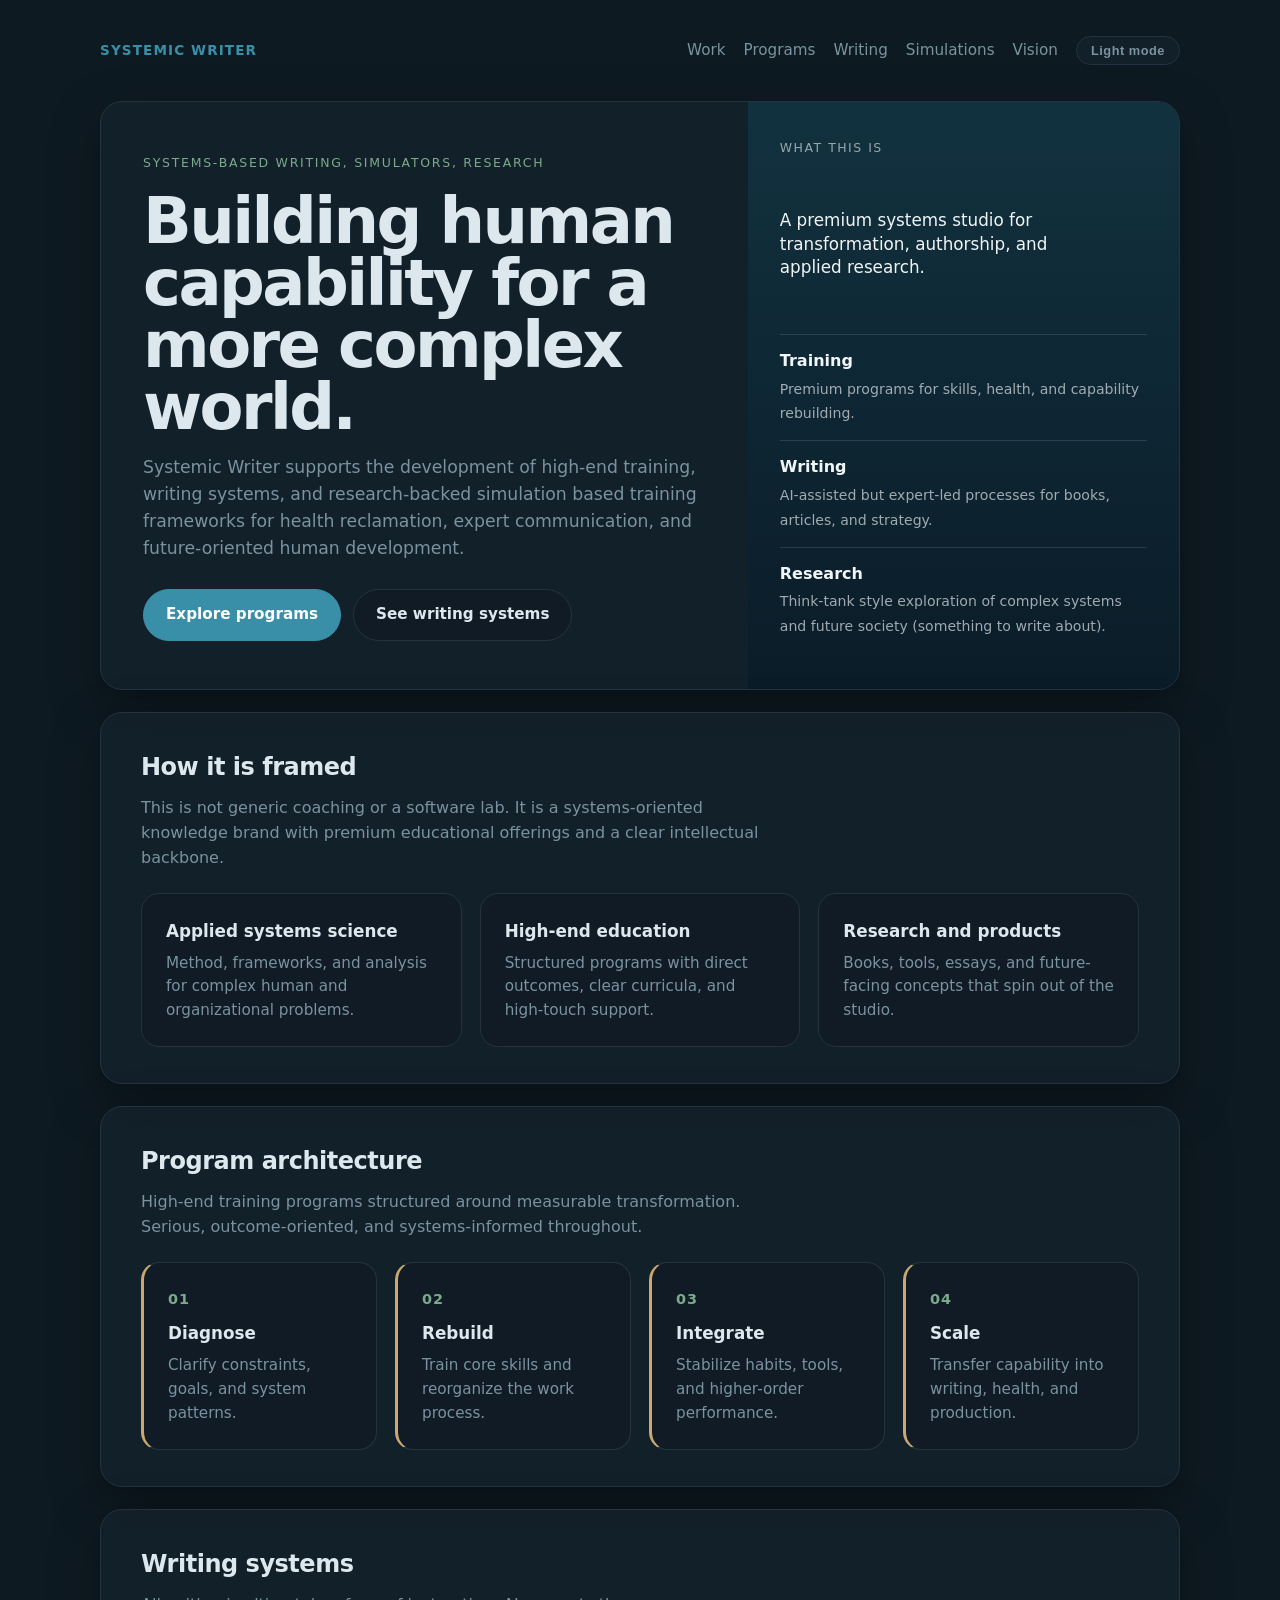
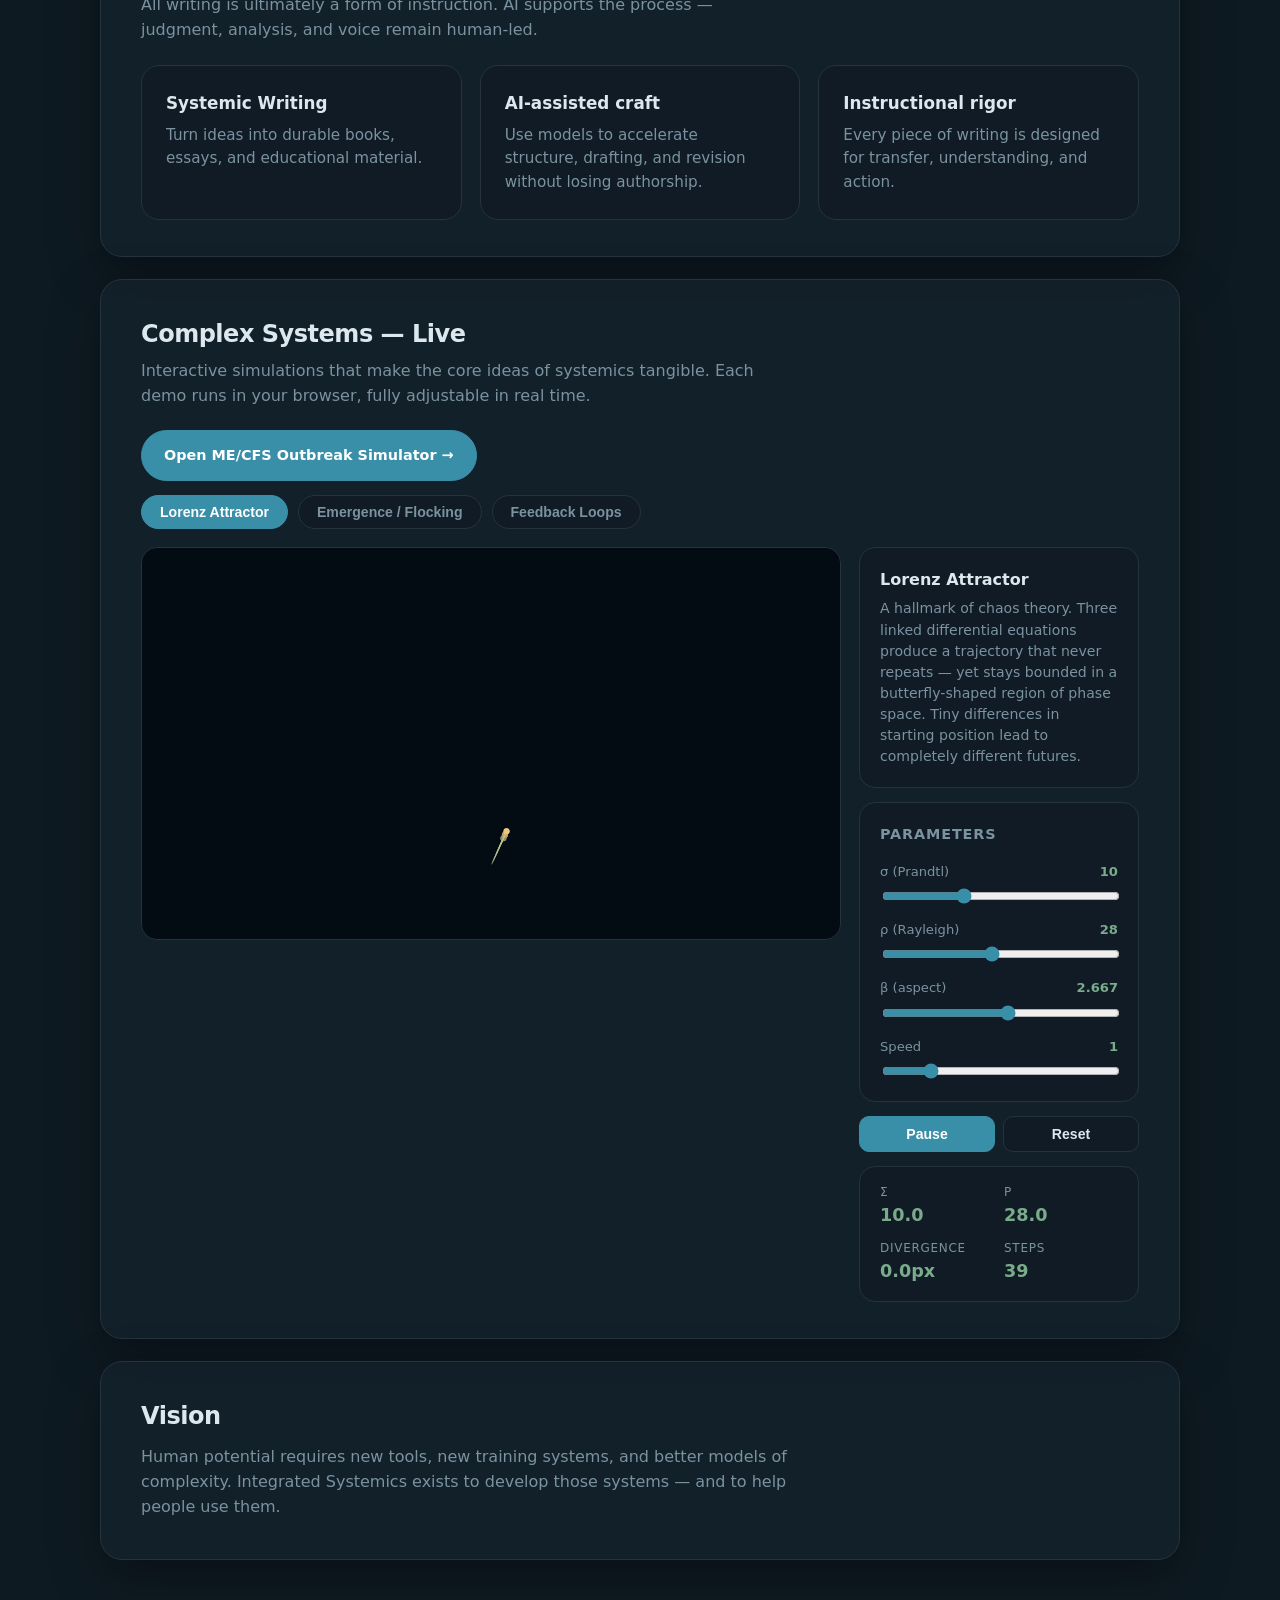
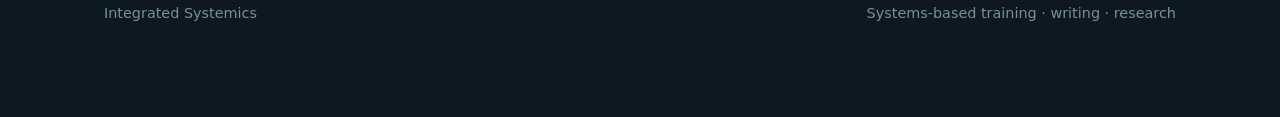
<file: index.html>
<!doctype html>
<html lang="en" data-theme="dark">
<head>
  <meta charset="utf-8" />
  <meta name="viewport" content="width=device-width, initial-scale=1" />
  <title>Integrated Systemics</title>
  <link rel="stylesheet" href="style.css" />
  <script>
    (function(){
      const saved = localStorage.getItem('isrd-theme') || 'dark';
      document.documentElement.dataset.theme = saved;
      document.addEventListener('DOMContentLoaded', function(){
        const btn = document.getElementById('themeBtn');
        if (!btn) return;
        btn.textContent = saved === 'dark' ? 'Light mode' : 'Dark mode';
        btn.addEventListener('click', function(){
          const dark = document.documentElement.dataset.theme === 'dark';
          const next = dark ? 'light' : 'dark';
          document.documentElement.dataset.theme = next;
          btn.textContent = next === 'dark' ? 'Light mode' : 'Dark mode';
          localStorage.setItem('isrd-theme', next);
        });
      });
    })();
  </script>
</head>
<body>
  <div class="site-shell">

    <!-- ── Top bar ───────────────────────────────────────────────── -->
    <header class="topbar">
      <div class="brand" data-slot="brand">Integrated Systemics</div>
      <nav class="nav" id="mainNav">
        <!-- populated by render-index.js -->
        <button class="theme-toggle" id="themeBtn">Light mode</button>
      </nav>
    </header>

    <main>

      <!-- ── Hero ─────────────────────────────────────────────────── -->
      <section class="hero panel">
        <div class="hero-copy">
          <div class="eyebrow"  id="heroEyebrow"></div>
          <h1 id="heroHeadline"></h1>
          <p class="lede"       id="heroLede"></p>
          <div class="actions">
            <a class="btn primary" id="heroCTAPrimary"   href="#programs"></a>
            <a class="btn"         id="heroCTASecondary" href="#writing"></a>
          </div>
        </div>
        <aside class="hero-aside">
          <div class="aside-kicker"  id="heroAsideKicker"></div>
          <p class="aside-text"      id="heroAsideSummary"></p>
          <div id="heroStats"><!-- stats injected --></div>
        </aside>
      </section>

      <!-- ── Work ─────────────────────────────────────────────────── -->
      <section class="section panel" id="work">
        <h2 data-slot="section-heading"></h2>
        <p  data-slot="section-body"></p>
        <div data-slot="grid" class="grid three-up"></div>
      </section>

      <!-- ── Programs ─────────────────────────────────────────────── -->
      <section class="section panel" id="programs">
        <h2 data-slot="section-heading"></h2>
        <p  data-slot="section-body"></p>
        <div data-slot="grid" class="grid four-up"></div>
      </section>

      <!-- ── Writing ──────────────────────────────────────────────── -->
      <section class="section panel" id="writing">
        <h2 data-slot="section-heading"></h2>
        <p  data-slot="section-body"></p>
        <div data-slot="grid" class="grid three-up"></div>
      </section>

      <!-- ── Simulations ───────────────────────────────────────────── -->
      <section class="section panel sim-section" id="simulations">
        <h2 data-slot="section-heading"></h2>
        <p  data-slot="section-body"></p>

        <div style="margin-bottom:14px">
          <a class="btn primary" data-slot="sim-link" href="sims.html" style="font-size:.9rem"></a>
        </div>

        <div class="sim-tabs" id="simTabs">
          <button class="sim-tab active" data-sim="lorenz">Lorenz Attractor</button>
          <button class="sim-tab"        data-sim="boids">Emergence / Flocking</button>
          <button class="sim-tab"        data-sim="feedback">Feedback Loops</button>
        </div>

        <div class="sim-stage">
          <div class="sim-canvas-wrap">
            <canvas id="simCanvas"></canvas>
          </div>
          <div class="sim-controls">
            <div class="sim-info">
              <h4 id="simTitle">Loading…</h4>
              <p  id="simDesc"></p>
            </div>
            <div class="sim-params" id="simParams"><h4>Parameters</h4></div>
            <div class="sim-btns">
              <button class="sim-btn play" id="playBtn">Pause</button>
              <button class="sim-btn"      id="resetBtn">Reset</button>
            </div>
            <div class="sim-stats" id="simStats"></div>
          </div>
        </div>
        <!-- no data-slot="grid" — sim section has custom layout above -->
      </section>

      <!-- ── Vision ───────────────────────────────────────────────── -->
      <section class="section panel" id="vision">
        <h2 data-slot="section-heading"></h2>
        <p  data-slot="section-body"></p>
      </section>

    </main>

    <footer class="footer">
      <div id="footerBrand"></div>
      <div id="footerTagline"></div>
    </footer>
  </div>

  <script type="module">
    if (location.protocol === 'file:') {
      document.body.innerHTML = `<div style="font-family:Inter,sans-serif;padding:48px;max-width:540px;
        margin:80px auto;background:#0e1a22;color:#c8dce4;border-radius:18px;border:1px solid #253340;line-height:1.7">
        <div style="font-size:1.2rem;font-weight:700;margin-bottom:10px;color:#e0eef4">Local server required</div>
        <p>This page uses ES modules and loads content from JSON files, which browsers block on <code>file://</code>.</p>
        <p><strong>Fix:</strong> double-click <code>run_local.bat</code> in the project folder, then open
        <a href="http://localhost:8000" style="color:#3a8fa8">http://localhost:8000</a>.</p>
      </div>`;
      throw new Error('file:// not supported');
    }
    import { renderIndex } from './js/render-index.js';
    import { SimEngine }   from './sim-engine.js';
    import { LorenzSim }   from './sims/lorenz.js';
    import { BoidsSim }    from './sims/boids.js';
    import { FeedbackSim } from './sims/feedback.js';

    // ── Content render (populates all text from JSON) ──────────────
    await renderIndex();

    // ── Inline sim engine ──────────────────────────────────────────
    const engine = new SimEngine('simCanvas');
    engine.register('lorenz',   LorenzSim);
    engine.register('boids',    BoidsSim);
    engine.register('feedback', FeedbackSim);

    const SIMS = { lorenz: LorenzSim, boids: BoidsSim, feedback: FeedbackSim };

    function buildParams(simId) {
      const sim  = SIMS[simId];
      const wrap = document.getElementById('simParams');
      wrap.innerHTML = '<h4>Parameters</h4>';
      for (const [key, cfg] of Object.entries(sim.params)) {
        const row = document.createElement('div');
        row.className = 'param-row';
        row.innerHTML = `
          <label>${cfg.label} <span id="val-${key}">${cfg.default}</span></label>
          <input type="range" min="${cfg.min}" max="${cfg.max}" step="${cfg.step}"
                 value="${cfg.default}" data-key="${key}" />`;
        wrap.appendChild(row);
      }
      wrap.querySelectorAll('input[type=range]').forEach(inp => {
        inp.addEventListener('input', () => {
          document.getElementById('val-' + inp.dataset.key).textContent =
            (+inp.value).toFixed(inp.step.includes('.') ? inp.step.split('.')[1].length : 0);
          engine.setParam(inp.dataset.key, inp.value);
        });
      });
    }

    function loadSim(id) {
      const sim = SIMS[id];
      document.getElementById('simTitle').textContent = sim.label;
      document.getElementById('simDesc').textContent  = sim.description;
      buildParams(id);
      engine.load(id);
      document.getElementById('playBtn').textContent = 'Pause';
      document.getElementById('playBtn').classList.add('play');
    }

    engine.onStats(stats => {
      document.getElementById('simStats').innerHTML = Object.entries(stats)
        .map(([k,v]) => `<div class="stat-pill"><span>${k}</span><span>${v}</span></div>`)
        .join('');
    });

    document.getElementById('simTabs').addEventListener('click', e => {
      const tab = e.target.closest('.sim-tab');
      if (!tab) return;
      document.querySelectorAll('.sim-tab').forEach(t => t.classList.remove('active'));
      tab.classList.add('active');
      loadSim(tab.dataset.sim);
    });

    document.getElementById('playBtn').addEventListener('click', () => {
      const pb = document.getElementById('playBtn');
      if (engine.isRunning) {
        engine.pause(); pb.textContent = 'Play'; pb.classList.remove('play');
      } else {
        engine.play();  pb.textContent = 'Pause'; pb.classList.add('play');
      }
    });

    document.getElementById('resetBtn').addEventListener('click', () => {
      engine.reset();
      document.getElementById('playBtn').textContent = 'Pause';
      document.getElementById('playBtn').classList.add('play');
    });

    loadSim('lorenz');
  </script>
</body>
</html>
</file>
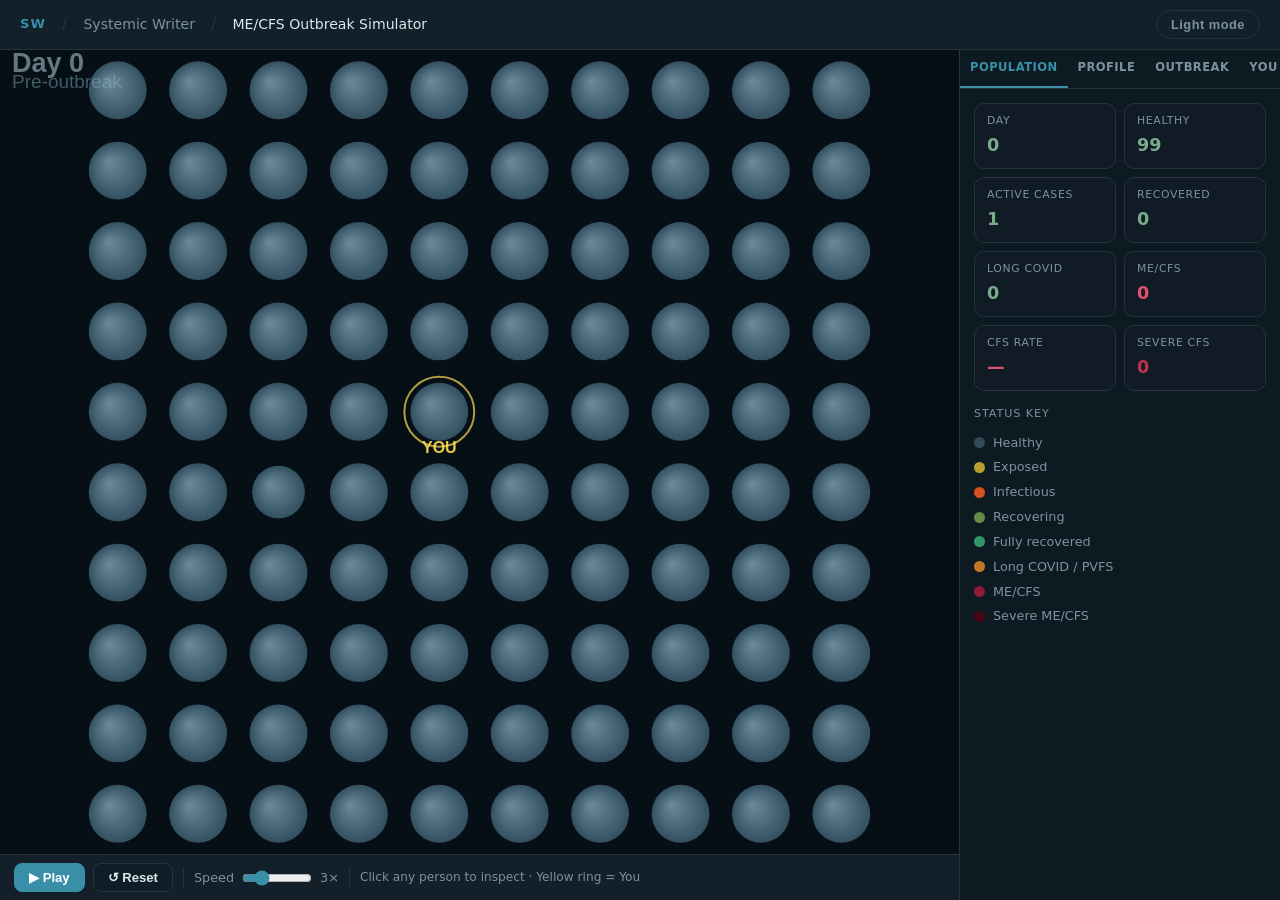
<file: sims.html>
<!doctype html>
<html lang="en" data-theme="dark">
<head>
  <meta charset="utf-8" />
  <meta name="viewport" content="width=device-width, initial-scale=1" />
  <title>ME/CFS Outbreak Simulator — Integrated Systemics</title>
  <link rel="stylesheet" href="style.css" />
  <script>
    (function(){
      const saved = localStorage.getItem('isrd-theme') || 'dark';
      document.documentElement.dataset.theme = saved;
      document.addEventListener('DOMContentLoaded', function(){
        const btn = document.getElementById('themeBtn');
        if (!btn) return;
        btn.textContent = saved === 'dark' ? 'Light mode' : 'Dark mode';
        btn.addEventListener('click', function(){
          const dark = document.documentElement.dataset.theme === 'dark';
          const next = dark ? 'light' : 'dark';
          document.documentElement.dataset.theme = next;
          btn.textContent = next === 'dark' ? 'Light mode' : 'Dark mode';
          localStorage.setItem('isrd-theme', next);
        });
      });
    })();
  </script>
  <style>
    /* ── Layout ─────────────────────────────────────────────────── */
    .sim-page { display:flex; flex-direction:column; height:100vh; overflow:hidden; }
    .sim-topbar {
      display:flex; align-items:center; gap:16px; flex-wrap:wrap;
      padding:10px 20px; border-bottom:1px solid var(--line);
      background:var(--panel); backdrop-filter:blur(10px); flex-shrink:0;
    }
    .sim-topbar .brand { font-weight:700; letter-spacing:.08em; text-transform:uppercase;
      font-size:.82rem; color:var(--accent); }
    .sim-topbar a { color:var(--muted); font-size:.88rem; text-decoration:none; }
    .sim-topbar a:hover { color:var(--text); }
    .sim-topbar .sep { color:var(--line); }

    .sim-main { display:grid; grid-template-columns:1fr 320px; flex:1; overflow:hidden; }

    /* ── Canvas side ─────────────────────────────────────────────── */
    .sim-left { display:flex; flex-direction:column; border-right:1px solid var(--line); overflow:hidden; }
    .sim-canvas-area { flex:1; background:#060f16; position:relative; overflow:hidden; }
    #simCanvas { position:absolute; top:0; left:0; width:100%; height:100%; cursor:crosshair; display:block; }

    .sim-toolbar {
      display:flex; align-items:center; gap:8px; flex-wrap:wrap;
      padding:8px 14px; background:var(--panel); border-top:1px solid var(--line); flex-shrink:0;
    }
    .tb-btn { padding:6px 14px; border-radius:8px; border:1px solid var(--line);
      background:var(--panel-b); color:var(--text); font-size:.82rem; font-weight:600;
      cursor:pointer; transition:all .15s; }
    .tb-btn:hover, .tb-btn.active { background:var(--accent); color:#fff; border-color:var(--accent); }
    .tb-sep { width:1px; height:20px; background:var(--line); margin:0 2px; flex-shrink:0; }
    .speed-wrap { display:flex; align-items:center; gap:6px; color:var(--muted); font-size:.8rem; }
    .speed-wrap input { width:70px; accent-color:var(--accent); }

    /* ── Panel side ──────────────────────────────────────────────── */
    .sim-right { display:flex; flex-direction:column; overflow:hidden; }
    .panel-tabs {
      display:flex; border-bottom:1px solid var(--line); flex-shrink:0; overflow-x:auto;
      scrollbar-width:none;
    }
    .panel-tabs::-webkit-scrollbar { display:none; }
    .panel-tab {
      flex:0 0 auto; padding:9px 10px; text-align:center; font-size:.72rem; font-weight:600;
      color:var(--muted); cursor:pointer; border-bottom:2px solid transparent;
      transition:all .15s; letter-spacing:.04em; text-transform:uppercase; white-space:nowrap;
    }
    .panel-tab.active { color:var(--accent); border-bottom-color:var(--accent); }

    .panel-body { flex:1; overflow-y:auto; padding:14px;
      scrollbar-width:thin; scrollbar-color:var(--line) transparent; }

    /* ── Population tab ──────────────────────────────────────────── */
    .stats-grid { display:grid; grid-template-columns:1fr 1fr; gap:8px; margin-bottom:14px; }
    .stat-pill { display:flex; flex-direction:column; background:var(--panel-b);
      border:1px solid var(--line); border-radius:10px; padding:9px 12px; }
    .stat-pill span:first-child { font-size:.68rem; color:var(--muted);
      text-transform:uppercase; letter-spacing:.06em; }
    .stat-pill span:last-child { font-size:1.1rem; font-weight:700; color:var(--accent2); margin-top:2px; }

    .legend-hdr { font-size:.7rem; text-transform:uppercase; letter-spacing:.08em;
      color:var(--muted); margin-bottom:5px; }
    .legend { display:flex; flex-direction:column; gap:5px; }
    .legend-row { display:flex; align-items:center; gap:8px; font-size:.8rem; color:var(--muted); }
    .legend-dot { width:11px; height:11px; border-radius:50%; flex-shrink:0; }

    /* ── Outbreak selector ───────────────────────────────────────── */
    .outbreak-grid {
      display:flex; flex-direction:column; gap:6px;
    }
    .outbreak-card {
      padding:10px 12px; border-radius:12px; border:1px solid var(--line);
      background:var(--panel-b); cursor:pointer; transition:all .15s;
    }
    .outbreak-card:hover { border-color:var(--accent2); }
    .outbreak-card.active { border-color:var(--accent); background:rgba(58,143,168,0.10); }
    .ob-label { font-size:.9rem; font-weight:700; color:var(--text); margin-bottom:3px; }
    .ob-cat {
      display:inline-block; font-size:.65rem; font-weight:600; letter-spacing:.06em;
      text-transform:uppercase; color:#c0d8e0; padding:2px 7px;
      border-radius:999px; margin-bottom:5px; opacity:.85;
    }
    .ob-desc { font-size:.76rem; color:var(--muted); line-height:1.45; }

    /* ── Environment tab ─────────────────────────────────────────── */
    .env-section h4 { margin:0 0 10px; font-size:.78rem; text-transform:uppercase;
      letter-spacing:.08em; color:var(--muted); }
    .env-row { margin-bottom:10px; }
    .env-row label { display:flex; justify-content:space-between; font-size:.8rem;
      color:var(--muted); margin-bottom:3px; }
    .env-row label span { color:var(--accent2); font-weight:600; }
    .env-row input[type=range] { width:100%; accent-color:var(--accent); cursor:pointer; }

    /* ── You tab ─────────────────────────────────────────────────── */
    .you-desc { font-size:.82rem; color:var(--muted); line-height:1.5; margin:0 0 14px; }
    .you-section-hdr {
      font-size:.7rem; text-transform:uppercase; letter-spacing:.09em;
      color:var(--accent2); margin:14px 0 6px; font-weight:700;
    }
    .you-note {
      font-size:.7rem; color:var(--muted); opacity:.75; line-height:1.4;
      margin-top:3px; padding-left:2px;
    }
    .you-scale-labels {
      display:grid;
      grid-template-columns: 52px 1fr 52px;
      align-items:center; gap:6px; margin-top:2px;
    }
    .you-scale-labels input[type=range] { width:100%; accent-color:var(--accent); cursor:pointer; }
    .you-scale-min, .you-scale-max {
      font-size:.68rem; color:var(--muted); line-height:1.2;
    }
    .you-scale-min { text-align:right; }
    .you-scale-max { text-align:left; }

    .you-toggle { display:flex; gap:6px; margin-top:4px; }
    .you-opt {
      flex:1; padding:5px 0; border-radius:8px; border:1px solid var(--line);
      background:var(--panel-b); color:var(--muted); font-size:.8rem; font-weight:600;
      cursor:pointer; transition:all .15s;
    }
    .you-opt.active { background:var(--accent); color:#fff; border-color:var(--accent); }

    /* ── Detail / Profile tab ────────────────────────────────────── */
    .detail-hint { color:var(--muted); font-size:.86rem; line-height:1.5; margin:0; }
    .detail-name { font-size:1.15rem; font-weight:700; margin-bottom:3px; }
    .detail-name.vp { color:#ffd850; }
    .detail-status { font-size:.86rem; font-weight:600; margin-bottom:9px; }
    .detail-narrative { font-size:.82rem; color:var(--muted); line-height:1.5;
      background:var(--panel-b); border:1px solid var(--line);
      border-radius:10px; padding:9px 12px; margin-bottom:11px; }
    .vp-narrative { border-color:rgba(255,216,80,0.3); background:rgba(255,216,80,0.04); }
    .detail-grid { display:grid; grid-template-columns:1fr 1fr; gap:7px; margin-bottom:12px; }
    .detail-grid > div { background:var(--panel-b); border:1px solid var(--line);
      border-radius:8px; padding:7px 10px; }
    .detail-label { display:block; font-size:.68rem; color:var(--muted);
      text-transform:uppercase; letter-spacing:.05em; margin-bottom:2px; }
    .detail-sub { font-size:.7rem; text-transform:uppercase; letter-spacing:.08em;
      color:var(--muted); margin-bottom:7px; margin-top:3px; }
    .factor-row { display:flex; align-items:center; gap:7px; font-size:.76rem;
      color:var(--muted); margin-bottom:5px; }
    .factor-row > span { flex:0 0 130px; line-height:1.3; }
    .factor-bar-wrap { flex:1; height:5px; background:var(--line); border-radius:3px; overflow:hidden; }
    .factor-bar { height:100%; border-radius:3px; transition:width .4s; }
    #brainstemCanvas { display:block; border-radius:8px; border:1px solid var(--line);
      background:#060f16; margin-top:4px; width:100%; height:auto; }

    /* ── About tab ───────────────────────────────────────────────── */
    .about-body { font-size:.83rem; color:var(--muted); line-height:1.65; }
    .about-body h3 { color:var(--text); font-size:.92rem; margin:14px 0 5px; }
    .about-body p  { margin:0 0 9px; }
    .about-body ul { padding-left:16px; margin:0 0 9px; }
    .about-body li { margin-bottom:3px; }
    .about-body .ref { font-size:.73rem; opacity:.7; }

    @media (max-width:800px) {
      .sim-page { height:auto; overflow:auto; }
      .sim-main { grid-template-columns:1fr; height:auto; }
      .sim-canvas-area { height:65vw; min-height:260px; }
      #simCanvas { position:absolute; }
    }
  </style>
</head>
<body>
<div class="sim-page">
  <header class="sim-topbar">
    <span class="brand" data-slot="brand-short">IS</span>
    <span class="sep">/</span>
    <a href="index.html" data-slot="brand">Integrated Systemics</a>
    <span class="sep">/</span>
    <span style="color:var(--text);font-size:.88rem" data-slot="breadcrumb">ME/CFS Outbreak Simulator</span>
    <div style="flex:1"></div>
    <button class="theme-toggle" id="themeBtn">Light mode</button>
  </header>

  <div class="sim-main">
    <!-- ── Left: canvas + toolbar ── -->
    <div class="sim-left">
      <div class="sim-canvas-area" id="canvasWrap">
        <canvas id="simCanvas"></canvas>
      </div>
      <div class="sim-toolbar">
        <button class="tb-btn active" id="playBtn">▶ Play</button>
        <button class="tb-btn"        id="resetBtn">↺ Reset</button>
        <div class="tb-sep"></div>
        <div class="speed-wrap">
          Speed
          <input type="range" id="speedSlider" min="1" max="10" step="1" value="3" />
          <span id="speedVal">3×</span>
        </div>
        <div class="tb-sep"></div>
        <span id="toolbarHint" style="font-size:.76rem;color:var(--muted)">
          Click any person to inspect · Yellow ring = You
        </span>
      </div>
    </div>

    <!-- ── Right: tabbed panel ── -->
    <div class="sim-right">
      <div class="panel-tabs">
        <div class="panel-tab active" data-tab="stats">Population</div>
        <div class="panel-tab"        data-tab="profile">Profile</div>
        <div class="panel-tab"        data-tab="outbreak">Outbreak</div>
        <div class="panel-tab"        data-tab="you">You</div>
        <div class="panel-tab"        data-tab="env">Environment</div>
        <div class="panel-tab"        data-tab="about">About</div>
      </div>

      <!-- Population tab -->
      <div class="panel-body" id="tab-stats">
        <div class="stats-grid" id="statsGrid"></div>
        <div class="legend" id="legendEl">
          <div class="legend-hdr">Status key</div>
        </div>
      </div>

      <!-- Profile tab -->
      <div class="panel-body" id="tab-profile" style="display:none">
        <div id="detailPanel">
          <p class="detail-hint">Click any person in the simulation to see their profile.</p>
        </div>
      </div>

      <!-- Outbreak selector tab -->
      <div class="panel-body" id="tab-outbreak" style="display:none">
        <p style="font-size:.8rem;color:var(--muted);margin:0 0 12px;line-height:1.5">
          Select an outbreak or exposure type. Each sets transmissibility and base post-illness rates
          from published research. Environmental triggers expose the community directly rather than
          spreading person-to-person. Changes take effect on next Reset.
        </p>
        <div class="outbreak-grid" id="outbreakGrid"></div>
      </div>

      <!-- You tab -->
      <div class="panel-body" id="tab-you" style="display:none">
        <div id="youProfileBody"></div>
      </div>

      <!-- Environment tab -->
      <div class="panel-body" id="tab-env" style="display:none">
        <div id="envControls"></div>
      </div>

      <!-- About tab -->
      <div class="panel-body" id="tab-about" style="display:none">
        <div class="about-body" id="aboutBody"></div>
      </div>
    </div>
  </div>
</div>

<script type="module">
  // ES modules + fetch() require HTTP — file:// will not work
  if (location.protocol === 'file:') {
    document.body.innerHTML = `<div style="font-family:Inter,sans-serif;padding:48px;max-width:560px;margin:60px auto;
      background:#0e1a22;color:#c8dce4;border-radius:18px;border:1px solid #253340;line-height:1.7">
      <div style="font-size:1.3rem;font-weight:700;margin-bottom:12px;color:#e0eef4">
        Local server required
      </div>
      <p>This page uses ES modules and JSON content files, which browsers block on <code>file://</code> protocol.</p>
      <p><strong>To run locally:</strong> double-click <code>run_local.bat</code> in the project folder,
      then open <a href="http://localhost:8000" style="color:#3a8fa8">http://localhost:8000</a> in your browser.</p>
      <p style="opacity:.6;font-size:.88rem">Or push to GitHub Pages — the site works fine there once Pages is enabled
      in your repo Settings → Pages → Deploy from branch → main.</p>
    </div>`;
    throw new Error('file:// not supported');
  }

  import { loadSimContent, renderSimPage, renderYouProfile } from './js/render-mecfs.js';
  import { MECFSPopulationSim } from './sims/mecfs-population.js';

  // ── Load content ───────────────────────────────────────────────
  const content = await loadSimContent();

  // Shared reference so render functions can call sim methods
  const simRef = { current: null };

  renderSimPage(content, simRef);

  // ── Canvas — use ResizeObserver for reliable sizing ────────────
  const canvas    = document.getElementById('simCanvas');
  const canvasWrap = document.getElementById('canvasWrap');

  function sizeCanvas() {
    const w = canvasWrap.clientWidth;
    const h = canvasWrap.clientHeight;
    if (w > 0 && h > 0 && (canvas.width !== w || canvas.height !== h)) {
      canvas.width  = w;
      canvas.height = h;
      if (simRef.current) simRef.current.resize(w, h);
    }
  }

  // ── Init sim ───────────────────────────────────────────────────
  const detailEl = document.getElementById('detailPanel');
  const statsEl  = document.getElementById('statsGrid');

  function loop() {
    if (!simRef.current) { requestAnimationFrame(loop); return; }
    if (simRef.current.isRunning) simRef.current.step();
    simRef.current.draw();
    requestAnimationFrame(loop);
  }

  // Init after first layout frame
  requestAnimationFrame(() => {
    sizeCanvas();
    simRef.current = new MECFSPopulationSim(canvas, detailEl, statsEl, content);

    // ResizeObserver keeps canvas in sync with container at all times
    const ro = new ResizeObserver(sizeCanvas);
    ro.observe(canvasWrap);

    // Canvas click → switch to profile tab after sim sets selection
    canvas.addEventListener('click', () => {
      if (simRef.current?.selected !== null) switchTab('profile');
    });

    requestAnimationFrame(loop);
  });

  // ── Play / pause ───────────────────────────────────────────────
  const playBtn = document.getElementById('playBtn');
  playBtn.addEventListener('click', () => {
    if (!simRef.current) return;
    if (simRef.current.isRunning) {
      simRef.current.pause(); playBtn.textContent = '▶ Play'; playBtn.classList.remove('active');
    } else {
      simRef.current.play();  playBtn.textContent = '⏸ Pause'; playBtn.classList.add('active');
    }
  });

  document.getElementById('resetBtn').addEventListener('click', () => {
    if (!simRef.current) return;
    simRef.current.reset();
    playBtn.textContent = '▶ Play';
    playBtn.classList.remove('active');
  });

  // ── Speed ──────────────────────────────────────────────────────
  document.getElementById('speedSlider').addEventListener('input', e => {
    if (simRef.current) simRef.current.speed = +e.target.value;
    document.getElementById('speedVal').textContent = e.target.value + '×';
  });

  // ── Tabs ───────────────────────────────────────────────────────
  const tabs = document.querySelectorAll('.panel-tab');
  function switchTab(id) {
    tabs.forEach(t => t.classList.toggle('active', t.dataset.tab === id));
    document.querySelectorAll('.panel-body').forEach(b => b.style.display = 'none');
    document.getElementById('tab-' + id).style.display = 'block';
    if (id === 'profile' && simRef.current) simRef.current._updateDetail();
  }
  tabs.forEach(tab => tab.addEventListener('click', () => switchTab(tab.dataset.tab)));

  // ── Environment sliders ────────────────────────────────────────
  document.getElementById('envControls').addEventListener('input', e => {
    const inp = e.target;
    if (!inp.dataset.env || !simRef.current) return;
    simRef.current.setEnv(inp.dataset.env, inp.value);
    const valEl = document.getElementById('v-' + inp.dataset.env);
    if (valEl) valEl.textContent = (+inp.value).toFixed(
      inp.step.includes('.') ? inp.step.split('.')[1].length : 0
    );
  });
</script>
</body>
</html>
</file>
<file: style.css>
/* ─── Theme tokens ─────────────────────────────────────────────────── */
:root {
  --bg:       #ddd9d0;
  --bg2:      #ccc8bf;
  --panel:    rgba(255,255,255,.78);
  --panel-b:  rgba(255,255,255,.92);
  --text:     #12202a;
  --muted:    #54626d;
  --line:     #bfc4be;
  --accent:   #1f4b5a;
  --accent2:  #5e7c6a;
  --warm:     #b59b6a;
  --hero-dark:linear-gradient(180deg,rgba(31,75,90,.96),rgba(22,40,50,.96));
  --shadow:   0 18px 50px rgba(18,32,43,.10);
  --max:      1120px;
  --radius:   22px;
}

[data-theme="dark"] {
  --bg:       #0e1a22;
  --bg2:      #0a1219;
  --panel:    rgba(20,34,44,.88);
  --panel-b:  rgba(16,28,38,.95);
  --text:     #dce8ee;
  --muted:    #7a939f;
  --line:     #253340;
  --accent:   #3a8fa8;
  --accent2:  #7aab8a;
  --warm:     #c9a96e;
  --hero-dark:linear-gradient(180deg,rgba(18,50,64,.97),rgba(10,28,40,.97));
  --shadow:   0 18px 50px rgba(0,0,0,.35);
}

/* ─── Reset / base ─────────────────────────────────────────────────── */
*, *::before, *::after { box-sizing: border-box; }
html { scroll-behavior: smooth; }

body {
  margin: 0;
  font-family: Inter, ui-sans-serif, system-ui, -apple-system, BlinkMacSystemFont, "Segoe UI", sans-serif;
  background: var(--bg);
  color: var(--text);
  line-height: 1.55;
  transition: background .3s, color .3s;
}

a { color: inherit; text-decoration: none; }
a:hover { opacity: .8; }

.site-shell {
  max-width: var(--max);
  margin: 0 auto;
  padding: 28px 20px 72px;
}

/* ─── Top bar ──────────────────────────────────────────────────────── */
.topbar {
  display: flex;
  justify-content: space-between;
  align-items: center;
  gap: 16px;
  padding: 8px 0 28px;
  flex-wrap: wrap;
}

.brand {
  font-weight: 700;
  letter-spacing: .08em;
  text-transform: uppercase;
  font-size: .85rem;
  color: var(--accent);
}

.nav {
  display: flex;
  align-items: center;
  gap: 18px;
  color: var(--muted);
  font-size: .95rem;
  flex-wrap: wrap;
}

/* ─── Theme toggle ─────────────────────────────────────────────────── */
.theme-toggle {
  background: var(--panel);
  border: 1px solid var(--line);
  border-radius: 999px;
  padding: 6px 14px;
  font-size: .8rem;
  font-weight: 600;
  color: var(--muted);
  cursor: pointer;
  letter-spacing: .04em;
  transition: background .2s, color .2s;
  backdrop-filter: blur(6px);
}
.theme-toggle:hover { color: var(--text); }

/* ─── Panel base ───────────────────────────────────────────────────── */
.panel {
  background: var(--panel);
  backdrop-filter: blur(10px);
  border: 1px solid var(--line);
  border-radius: var(--radius);
  box-shadow: var(--shadow);
}

/* ─── Hero ─────────────────────────────────────────────────────────── */
.hero {
  display: grid;
  grid-template-columns: 1.2fr .8fr;
  gap: 0;
  align-items: stretch;
  margin-top: 8px;
  overflow: hidden;
}

.hero-copy { padding: 48px 42px; }

.eyebrow {
  display: inline-block;
  font-size: .78rem;
  text-transform: uppercase;
  letter-spacing: .14em;
  color: var(--accent2);
  margin-bottom: 16px;
}

h1 {
  margin: .1rem 0 16px;
  font-size: clamp(2.2rem, 5vw, 4rem);
  line-height: .97;
  letter-spacing: -.04em;
  max-width: 12ch;
}

.lede {
  max-width: 56ch;
  font-size: 1.08rem;
  color: var(--muted);
  margin: 0 0 28px;
}

.actions { display: flex; gap: 12px; flex-wrap: wrap; }

.btn {
  padding: 13px 22px;
  border-radius: 999px;
  font-weight: 600;
  font-size: .95rem;
  border: 1px solid var(--line);
  background: var(--panel-b);
  color: var(--text);
  display: inline-block;
  cursor: pointer;
  transition: opacity .15s;
}
.btn.primary {
  background: var(--accent);
  color: #fff;
  border-color: var(--accent);
}

.hero-aside {
  padding: 36px 32px;
  background: var(--hero-dark);
  color: #f0f5f7;
  display: flex;
  flex-direction: column;
  justify-content: space-between;
  gap: 8px;
}
.aside-kicker {
  font-size: .78rem;
  letter-spacing: .12em;
  text-transform: uppercase;
  color: rgba(240,245,247,.6);
}
.aside-text {
  font-size: 1.05rem;
  margin: 10px 0 12px;
  max-width: 26ch;
  line-height: 1.4;
}
.stat { padding: 14px 0; border-top: 1px solid rgba(255,255,255,.12); }
.stat strong { display: block; font-size: 1rem; margin-bottom: 3px; }
.stat span { font-size: .88rem; color: rgba(240,245,247,.65); }

/* ─── Content sections ─────────────────────────────────────────────── */
.section {
  margin-top: 22px;
  padding: 36px 40px;
}
.section h2 {
  margin: 0 0 10px;
  font-size: 1.5rem;
  letter-spacing: -.02em;
}
.section > p {
  margin: 0 0 4px;
  color: var(--muted);
  max-width: 64ch;
}

/* ─── Grids ────────────────────────────────────────────────────────── */
.grid { display: grid; gap: 18px; margin-top: 22px; }
.three-up { grid-template-columns: repeat(3, 1fr); }
.four-up  { grid-template-columns: repeat(4, 1fr); }

/* ─── Cards ────────────────────────────────────────────────────────── */
.card {
  padding: 24px;
  border: 1px solid var(--line);
  border-radius: 18px;
  background: var(--panel-b);
}
.card h3 { margin: 0 0 8px; font-size: 1.05rem; }
.card p   { margin: 0; color: var(--muted); font-size: .95rem; }

/* ─── Steps ────────────────────────────────────────────────────────── */
.step {
  padding: 24px;
  border: 1px solid var(--line);
  border-left: 3px solid var(--warm);
  border-radius: 18px;
  background: var(--panel-b);
}
.step > span {
  font-weight: 700;
  color: var(--accent2);
  display: inline-block;
  margin-bottom: 10px;
  font-size: .9rem;
  letter-spacing: .06em;
}
.step h3 { margin: 0 0 8px; font-size: 1.05rem; }
.step p  { margin: 0; color: var(--muted); font-size: .95rem; }

/* ─── Simulations section ──────────────────────────────────────────── */
.sim-section { margin-top: 22px; padding: 36px 40px; }
.sim-section h2 { margin: 0 0 6px; font-size: 1.5rem; letter-spacing: -.02em; }
.sim-section > p { color: var(--muted); margin: 0 0 22px; max-width: 64ch; }

.sim-tabs {
  display: flex;
  gap: 10px;
  flex-wrap: wrap;
  margin-bottom: 18px;
}
.sim-tab {
  padding: 8px 18px;
  border-radius: 999px;
  border: 1px solid var(--line);
  background: var(--panel-b);
  color: var(--muted);
  font-size: .88rem;
  font-weight: 600;
  cursor: pointer;
  transition: all .15s;
}
.sim-tab.active, .sim-tab:hover {
  background: var(--accent);
  color: #fff;
  border-color: var(--accent);
}

.sim-stage {
  display: grid;
  grid-template-columns: 1fr 280px;
  gap: 18px;
  align-items: start;
}

.sim-canvas-wrap {
  border-radius: 16px;
  overflow: hidden;
  border: 1px solid var(--line);
  background: #040e14;
  position: relative;
}
.sim-canvas-wrap canvas {
  display: block;
  width: 100%;
}

.sim-controls {
  display: flex;
  flex-direction: column;
  gap: 14px;
}

.sim-info {
  background: var(--panel-b);
  border: 1px solid var(--line);
  border-radius: 16px;
  padding: 20px;
}
.sim-info h4 { margin: 0 0 6px; font-size: 1rem; color: var(--text); }
.sim-info p  { margin: 0; font-size: .88rem; color: var(--muted); line-height: 1.5; }

.sim-params {
  background: var(--panel-b);
  border: 1px solid var(--line);
  border-radius: 16px;
  padding: 20px;
  display: flex;
  flex-direction: column;
  gap: 14px;
}
.sim-params h4 { margin: 0 0 2px; font-size: .9rem; color: var(--muted); letter-spacing: .06em; text-transform: uppercase; }

.param-row { display: flex; flex-direction: column; gap: 4px; }
.param-row label { font-size: .82rem; color: var(--muted); display: flex; justify-content: space-between; }
.param-row label span { color: var(--accent2); font-weight: 600; }
.param-row input[type=range] {
  width: 100%;
  accent-color: var(--accent);
  cursor: pointer;
}

.sim-btns { display: flex; gap: 8px; }
.sim-btn {
  flex: 1;
  padding: 9px 0;
  border-radius: 10px;
  border: 1px solid var(--line);
  background: var(--panel-b);
  color: var(--text);
  font-size: .88rem;
  font-weight: 600;
  cursor: pointer;
  transition: background .15s;
}
.sim-btn:hover { background: var(--accent); color: #fff; border-color: var(--accent); }
.sim-btn.play  { background: var(--accent); color: #fff; border-color: var(--accent); }

.sim-stats {
  background: var(--panel-b);
  border: 1px solid var(--line);
  border-radius: 16px;
  padding: 16px 20px;
  display: grid;
  grid-template-columns: 1fr 1fr;
  gap: 10px;
}
.stat-pill { display: flex; flex-direction: column; }
.stat-pill span:first-child { font-size: .75rem; color: var(--muted); text-transform: uppercase; letter-spacing: .06em; }
.stat-pill span:last-child  { font-size: 1.1rem; font-weight: 700; color: var(--accent2); }

/* ─── Footer ───────────────────────────────────────────────────────── */
.footer {
  display: flex;
  justify-content: space-between;
  gap: 18px;
  flex-wrap: wrap;
  margin-top: 22px;
  padding: 20px 4px;
  color: var(--muted);
  font-size: .9rem;
}

/* ─── Responsive ───────────────────────────────────────────────────── */
@media (max-width: 900px) {
  .hero                      { grid-template-columns: 1fr; }
  .hero-copy                 { padding: 32px 28px; }
  .three-up, .four-up        { grid-template-columns: 1fr; }
  .section, .sim-section     { padding: 28px 24px; }
  h1                         { max-width: none; }
  .sim-stage                 { grid-template-columns: 1fr; }
}
</file>
